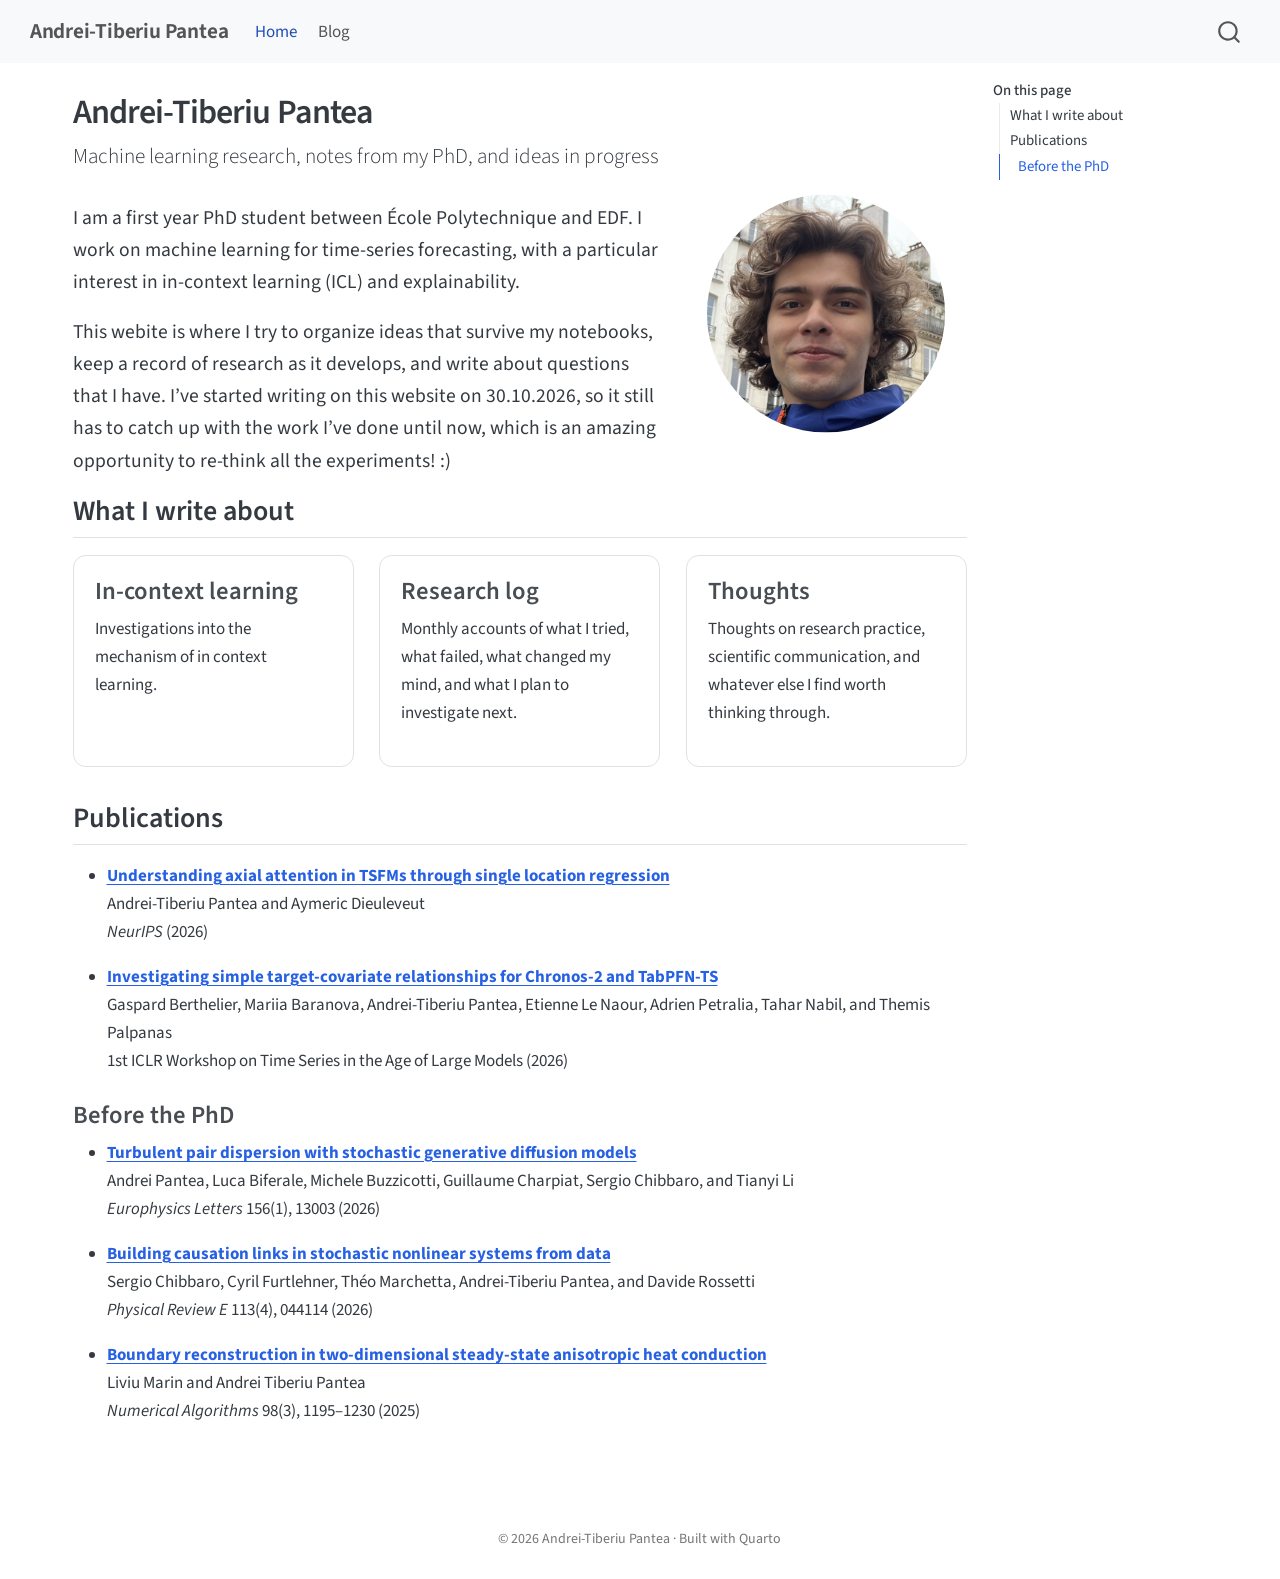
<file: index.html>
<!DOCTYPE html>
<html xmlns="http://www.w3.org/1999/xhtml" lang="en" xml:lang="en"><head>

<meta charset="utf-8">
<meta name="generator" content="quarto-1.10.19">

<meta name="viewport" content="width=device-width, initial-scale=1.0, user-scalable=yes">


<title>Andrei-Tiberiu Pantea</title>
<style>
/* Default styles provided by pandoc.
** See https://pandoc.org/MANUAL.html#variables-for-html for config info.
*/
span.smallcaps{font-variant: small-caps;}
div.columns{display: flex; gap: 1.5em;}
div.column{flex: auto;}
@media screen {
div.columns{gap: min(4vw, 1.5em);}
div.column{overflow-x: auto;}
}
div.hanging-indent{margin-left: 1.5em; text-indent: -1.5em;}
ul.task-list{list-style: none;}
ul.task-list li input[type="checkbox"] {
  width: 0.8em;
  margin: 0 0.8em 0.2em -1em; /* quarto-specific, see https://github.com/quarto-dev/quarto-cli/issues/4556 */ 
  vertical-align: middle;
}
</style>


<script src="site_libs/quarto-nav/quarto-nav.js"></script>
<script src="site_libs/quarto-nav/headroom.min.js"></script>
<script src="site_libs/clipboard/clipboard.min.js"></script>
<script src="site_libs/quarto-search/autocomplete.umd.js"></script>
<script src="site_libs/quarto-search/fuse.min.js"></script>
<script src="site_libs/quarto-search/quarto-search.js"></script>
<meta name="quarto:offset" content="./">
<script src="site_libs/quarto-html/quarto.js" type="module"></script>
<script src="site_libs/quarto-html/tabsets/tabsets.js" type="module"></script>
<script src="site_libs/quarto-html/popper.min.js"></script>
<script src="site_libs/quarto-html/tippy.umd.min.js"></script>
<script src="site_libs/quarto-html/anchor.min.js"></script>
<link href="site_libs/quarto-html/tippy.css" rel="stylesheet">
<link href="site_libs/quarto-html/quarto-syntax-highlighting-bf27225e3a48a9273f3daa8f8e829971.css" rel="stylesheet" id="quarto-text-highlighting-styles">
<script src="site_libs/bootstrap/bootstrap.min.js"></script>
<link href="site_libs/bootstrap/bootstrap-icons.css" rel="stylesheet">
<link href="site_libs/bootstrap/bootstrap-445b8638c3d06994fee0907d791121c4.min.css" rel="stylesheet" append-hash="true" id="quarto-bootstrap" data-mode="light">
<script id="quarto-search-options" type="application/json">{
  "location": "navbar",
  "copy-button": false,
  "collapse-after": 3,
  "panel-placement": "end",
  "type": "overlay",
  "limit": 50,
  "keyboard-shortcut": [
    "f",
    "/",
    "s"
  ],
  "show-item-context": false,
  "language": {
    "search-no-results-text": "No results",
    "search-matching-documents-text": "matching documents",
    "search-copy-link-title": "Copy link to search",
    "search-hide-matches-text": "Hide additional matches",
    "search-more-match-text": "more match in this document",
    "search-more-matches-text": "more matches in this document",
    "search-clear-button-title": "Clear",
    "search-text-placeholder": "",
    "search-detached-cancel-button-title": "Cancel",
    "search-submit-button-title": "Submit",
    "search-label": "Search"
  }
}</script>


<link rel="stylesheet" href="styles.css">
</head>

<body class="nav-fixed quarto-light">

<div id="quarto-search-results"></div>
  <header id="quarto-header" class="headroom fixed-top">
    <nav class="navbar navbar-expand-lg " data-bs-theme="dark">
      <div class="navbar-container container-fluid">
      <div class="navbar-brand-container mx-auto">
    <a class="navbar-brand" href="./index.html">
    <span class="navbar-title">Andrei-Tiberiu Pantea</span>
    </a>
  </div>
            <div id="quarto-search" class="" title="Search"></div>
          <button class="navbar-toggler" type="button" data-bs-toggle="collapse" data-bs-target="#navbarCollapse" aria-controls="navbarCollapse" role="menu" aria-expanded="false" aria-label="Toggle navigation" onclick="if (window.quartoToggleHeadroom) { window.quartoToggleHeadroom(); }">
  <span class="navbar-toggler-icon"></span>
</button>
          <div class="collapse navbar-collapse" id="navbarCollapse">
            <ul class="navbar-nav navbar-nav-scroll me-auto">
  <li class="nav-item">
    <a class="nav-link active" href="./index.html" aria-current="page"> 
<span class="menu-text">Home</span></a>
  </li>  
  <li class="nav-item">
    <a class="nav-link" href="./blog.html"> 
<span class="menu-text">Blog</span></a>
  </li>  
</ul>
          </div> <!-- /navcollapse -->
            <div class="quarto-navbar-tools">
</div>
      </div> <!-- /container-fluid -->
    </nav>
</header>
<!-- content -->
<div id="quarto-content" class="quarto-container page-columns page-rows-contents page-layout-full page-navbar">
<!-- sidebar -->
<!-- margin-sidebar -->
    <div id="quarto-margin-sidebar" class="sidebar margin-sidebar">
        <nav id="TOC" role="doc-toc" class="toc-active">
    <h2 id="toc-title">On this page</h2>
   
  <ul>
  <li><a href="#what-i-write-about" id="toc-what-i-write-about" class="nav-link active" data-scroll-target="#what-i-write-about">What I write about</a></li>
  <li><a href="#publications" id="toc-publications" class="nav-link" data-scroll-target="#publications">Publications</a>
  <ul class="collapse">
  <li><a href="#before-the-phd" id="toc-before-the-phd" class="nav-link" data-scroll-target="#before-the-phd">Before the PhD</a></li>
  </ul></li>
  </ul>
</nav>
    </div>
<!-- main -->
<main class="content column-page-left" id="quarto-document-content">

<header id="title-block-header" class="quarto-title-block default">
<div class="quarto-title">
<h1 class="title">Andrei-Tiberiu Pantea</h1>
<p class="subtitle lead">Machine learning research, notes from my PhD, and ideas in progress</p>
</div>



<div class="quarto-title-meta column-page-left">

    
  
    
  </div>
  


</header>


<div class="grid home-hero">
<div class="g-col-12 g-col-md-8">
<div class="home-intro">
<p>I am a first year PhD student between École Polytechnique and EDF. I work on machine learning for time-series forecasting, with a particular interest in in-context learning (ICL) and explainability.</p>
<p>This webite is where I try to organize ideas that survive my notebooks, keep a record of research as it develops, and write about questions that I have. I’ve started writing on this website on 30.10.2026, so it still has to catch up with the work I’ve done until now, which is an amazing opportunity to re-think all the experiments! :)</p>
</div>
</div>
<div class="g-col-12 g-col-md-4">
<p><img src="images/profile.jpeg" class="profile-photo img-fluid" alt="Portrait of Andrei-Tiberiu Pantea"></p>
</div>
</div>
<section id="what-i-write-about" class="level2">
<h2 class="anchored" data-anchor-id="what-i-write-about">What I write about</h2>
<div class="grid">
<div class="g-col-12 g-col-md-4">
<section id="in-context-learning" class="level3 topic-card">
<h3 class="anchored" data-anchor-id="in-context-learning">In-context learning</h3>
<p>Investigations into the mechanism of in context learning.</p>
</section>
</div>
<div class="g-col-12 g-col-md-4">
<section id="research-log" class="level3 topic-card">
<h3 class="anchored" data-anchor-id="research-log">Research log</h3>
<p>Monthly accounts of what I tried, what failed, what changed my mind, and what I plan to investigate next.</p>
</section>
</div>
<div class="g-col-12 g-col-md-4">
<section id="thoughts" class="level3 topic-card">
<h3 class="anchored" data-anchor-id="thoughts">Thoughts</h3>
<p>Thoughts on research practice, scientific communication, and whatever else I find worth thinking through.</p>
</section>
</div>
</div>
</section>
<section id="publications" class="level2">
<h2 class="anchored" data-anchor-id="publications">Publications</h2>
<ul>
<li><p><a href="https://arxiv.org/abs/2610.40188"><strong>Understanding axial attention in TSFMs through single location regression</strong></a><br>
Andrei-Tiberiu Pantea and Aymeric Dieuleveut<br>
<em>NeurIPS</em> (2026)</p></li>
<li><p><a href="https://openreview.net/forum?id=H8p5Yc0c3W"><strong>Investigating simple target-covariate relationships for Chronos-2 and TabPFN-TS</strong></a><br>
Gaspard Berthelier, Mariia Baranova, Andrei-Tiberiu Pantea, Etienne Le Naour, Adrien Petralia, Tahar Nabil, and Themis Palpanas<br>
1st ICLR Workshop on Time Series in the Age of Large Models (2026)</p></li>
</ul>
<section id="before-the-phd" class="level3">
<h3 class="anchored" data-anchor-id="before-the-phd">Before the PhD</h3>
<ul>
<li><p><a href="https://doi.org/10.1209/0295-5075/ae943c"><strong>Turbulent pair dispersion with stochastic generative diffusion models</strong></a><br>
Andrei Pantea, Luca Biferale, Michele Buzzicotti, Guillaume Charpiat, Sergio Chibbaro, and Tianyi Li<br>
<em>Europhysics Letters</em> 156(1), 13003 (2026)</p></li>
<li><p><a href="https://doi.org/10.1103/kdyd-tc6n"><strong>Building causation links in stochastic nonlinear systems from data</strong></a><br>
Sergio Chibbaro, Cyril Furtlehner, Théo Marchetta, Andrei-Tiberiu Pantea, and Davide Rossetti<br>
<em>Physical Review E</em> 113(4), 044114 (2026)</p></li>
<li><p><a href="https://doi.org/10.1007/s11075-024-01831-x"><strong>Boundary reconstruction in two-dimensional steady-state anisotropic heat conduction</strong></a><br>
Liviu Marin and Andrei Tiberiu Pantea<br>
<em>Numerical Algorithms</em> 98(3), 1195–1230 (2025)</p></li>
</ul>


</section>
</section>

</main> <!-- /main -->
<script id="quarto-html-after-body" type="application/javascript">
  window.document.addEventListener("DOMContentLoaded", function (event) {
    const icon = "";
    const anchorJS = new window.AnchorJS();
    anchorJS.options = {
      placement: 'right',
      icon: icon
    };
    anchorJS.add('.anchored');
    const isCodeAnnotation = (el) => {
      for (const clz of el.classList) {
        if (clz.startsWith('code-annotation-')) {                     
          return true;
        }
      }
      return false;
    }
    const onCopySuccess = function(e) {
      // button target
      const button = e.trigger;
      // don't keep focus
      button.blur();
      // flash "checked"
      button.classList.add('code-copy-button-checked');
      var currentTitle = button.getAttribute("title");
      button.setAttribute("title", "Copied!");
      let tooltip;
      if (window.bootstrap) {
        button.setAttribute("data-bs-toggle", "tooltip");
        button.setAttribute("data-bs-placement", "left");
        button.setAttribute("data-bs-title", "Copied!");
        tooltip = new bootstrap.Tooltip(button, 
          { trigger: "manual", 
            customClass: "code-copy-button-tooltip",
            offset: [0, -8]});
        tooltip.show();    
      }
      setTimeout(function() {
        if (tooltip) {
          tooltip.hide();
          button.removeAttribute("data-bs-title");
          button.removeAttribute("data-bs-toggle");
          button.removeAttribute("data-bs-placement");
        }
        button.setAttribute("title", currentTitle);
        button.classList.remove('code-copy-button-checked');
      }, 1000);
      // clear code selection
      e.clearSelection();
    }
    const getTextToCopy = function(trigger) {
      const outerScaffold = trigger.parentElement.cloneNode(true);
      const codeEl = outerScaffold.querySelector('code');
      for (const childEl of codeEl.children) {
        if (isCodeAnnotation(childEl)) {
          childEl.remove();
        }
      }
      return codeEl.innerText;
    }
    const clipboard = new window.ClipboardJS('.code-copy-button:not([data-in-quarto-modal])', {
      text: getTextToCopy
    });
    clipboard.on('success', onCopySuccess);
    if (window.document.getElementById('quarto-embedded-source-code-modal')) {
      const clipboardModal = new window.ClipboardJS('.code-copy-button[data-in-quarto-modal]', {
        text: getTextToCopy,
        container: window.document.getElementById('quarto-embedded-source-code-modal')
      });
      clipboardModal.on('success', onCopySuccess);
    }
      var localhostRegex = new RegExp(/^(?:http|https):\/\/localhost\:?[0-9]*\//);
      var mailtoRegex = new RegExp(/^mailto:/);
        var filterRegex = new RegExp('/' + window.location.host + '/');
      var isInternal = (href) => {
          return filterRegex.test(href) || localhostRegex.test(href) || mailtoRegex.test(href);
      }
      // Inspect non-navigation links and adorn them if external
     var links = window.document.querySelectorAll('a[href]:not(.nav-link):not(.navbar-brand):not(.toc-action):not(.sidebar-link):not(.sidebar-item-toggle):not(.pagination-link):not(.no-external):not([aria-hidden]):not(.dropdown-item):not(.quarto-navigation-tool):not(.about-link)');
      for (var i=0; i<links.length; i++) {
        const link = links[i];
        if (!isInternal(link.href)) {
          // undo the damage that might have been done by quarto-nav.js in the case of
          // links that we want to consider external
          if (link.dataset.originalHref !== undefined) {
            link.href = link.dataset.originalHref;
          }
        }
      }
    function tippyHover(el, contentFn, onTriggerFn, onUntriggerFn) {
      const config = {
        allowHTML: true,
        maxWidth: 500,
        delay: 100,
        arrow: false,
        appendTo: function(el) {
            return el.parentElement;
        },
        interactive: true,
        interactiveBorder: 10,
        theme: 'quarto',
        placement: 'bottom-start',
      };
      if (contentFn) {
        config.content = contentFn;
      }
      if (onTriggerFn) {
        config.onTrigger = onTriggerFn;
      }
      if (onUntriggerFn) {
        config.onUntrigger = onUntriggerFn;
      }
      window.tippy(el, config); 
    }
    const noterefs = window.document.querySelectorAll('a[role="doc-noteref"]');
    for (var i=0; i<noterefs.length; i++) {
      const ref = noterefs[i];
      tippyHover(ref, function() {
        // use id or data attribute instead here
        let href = ref.getAttribute('data-footnote-href') || ref.getAttribute('href');
        try { href = new URL(href).hash; } catch {}
        const id = href.replace(/^#\/?/, "");
        const note = window.document.getElementById(id);
        if (note) {
          return note.innerHTML;
        } else {
          return "";
        }
      });
    }
    const xrefs = window.document.querySelectorAll('a.quarto-xref');
    const processXRef = (id, note) => {
      // Strip column container classes
      const stripColumnClz = (el) => {
        el.classList.remove("page-full", "page-columns");
        if (el.children) {
          for (const child of el.children) {
            stripColumnClz(child);
          }
        }
      }
      stripColumnClz(note)
      if (id === null || id.startsWith('sec-')) {
        // Special case sections, only their first couple elements
        const container = document.createElement("div");
        if (note.children && note.children.length > 2) {
          container.appendChild(note.children[0].cloneNode(true));
          for (let i = 1; i < note.children.length; i++) {
            const child = note.children[i];
            if (child.tagName === "P" && child.innerText === "") {
              continue;
            } else {
              container.appendChild(child.cloneNode(true));
              break;
            }
          }
          if (window.Quarto?.typesetMath) {
            window.Quarto.typesetMath(container);
          }
          return container.innerHTML
        } else {
          if (window.Quarto?.typesetMath) {
            window.Quarto.typesetMath(note);
          }
          return note.innerHTML;
        }
      } else {
        // Remove any anchor links if they are present
        const anchorLink = note.querySelector('a.anchorjs-link');
        if (anchorLink) {
          anchorLink.remove();
        }
        if (window.Quarto?.typesetMath) {
          window.Quarto.typesetMath(note);
        }
        if (note.classList.contains("callout")) {
          return note.outerHTML;
        } else {
          return note.innerHTML;
        }
      }
    }
    for (var i=0; i<xrefs.length; i++) {
      const xref = xrefs[i];
      tippyHover(xref, undefined, function(instance) {
        instance.disable();
        let url = xref.getAttribute('href');
        let hash = undefined; 
        if (url.startsWith('#')) {
          hash = url;
        } else {
          try { hash = new URL(url).hash; } catch {}
        }
        if (hash) {
          const id = hash.replace(/^#\/?/, "");
          const note = window.document.getElementById(id);
          if (note !== null) {
            try {
              const html = processXRef(id, note.cloneNode(true));
              instance.setContent(html);
            } finally {
              instance.enable();
              instance.show();
            }
          } else {
            // See if we can fetch this
            fetch(url.split('#')[0])
            .then(res => res.text())
            .then(html => {
              const parser = new DOMParser();
              const htmlDoc = parser.parseFromString(html, "text/html");
              const note = htmlDoc.getElementById(id);
              if (note !== null) {
                const html = processXRef(id, note);
                instance.setContent(html);
              } 
            }).finally(() => {
              instance.enable();
              instance.show();
            });
          }
        } else {
          // See if we can fetch a full url (with no hash to target)
          // This is a special case and we should probably do some content thinning / targeting
          fetch(url)
          .then(res => res.text())
          .then(html => {
            const parser = new DOMParser();
            const htmlDoc = parser.parseFromString(html, "text/html");
            const note = htmlDoc.querySelector('main.content');
            if (note !== null) {
              // This should only happen for chapter cross references
              // (since there is no id in the URL)
              // remove the first header
              if (note.children.length > 0 && note.children[0].tagName === "HEADER") {
                note.children[0].remove();
              }
              const html = processXRef(null, note);
              instance.setContent(html);
            } 
          }).finally(() => {
            instance.enable();
            instance.show();
          });
        }
      }, function(instance) {
      });
    }
        let selectedAnnoteEl;
        const selectorForAnnotation = ( cell, annotation) => {
          let cellAttr = 'data-code-cell="' + cell + '"';
          let lineAttr = 'data-code-annotation="' +  annotation + '"';
          const selector = 'span[' + cellAttr + '][' + lineAttr + ']';
          return selector;
        }
        const selectCodeLines = (annoteEl) => {
          const doc = window.document;
          const targetCell = annoteEl.getAttribute("data-target-cell");
          const targetAnnotation = annoteEl.getAttribute("data-target-annotation");
          const annoteSpan = window.document.querySelector(selectorForAnnotation(targetCell, targetAnnotation));
          const lines = annoteSpan.getAttribute("data-code-lines").split(",");
          const lineIds = lines.map((line) => {
            return targetCell + "-" + line;
          })
          let top = null;
          let height = null;
          let parent = null;
          if (lineIds.length > 0) {
              //compute the position of the single el (top and bottom and make a div)
              const el = window.document.getElementById(lineIds[0]);
              top = el.offsetTop;
              height = el.offsetHeight;
              parent = el.parentElement.parentElement;
            if (lineIds.length > 1) {
              const lastEl = window.document.getElementById(lineIds[lineIds.length - 1]);
              const bottom = lastEl.offsetTop + lastEl.offsetHeight;
              height = bottom - top;
            }
            if (top !== null && height !== null && parent !== null) {
              // cook up a div (if necessary) and position it 
              let div = window.document.getElementById("code-annotation-line-highlight");
              if (div === null) {
                div = window.document.createElement("div");
                div.setAttribute("id", "code-annotation-line-highlight");
                div.style.position = 'absolute';
                parent.appendChild(div);
              }
              div.style.top = top - 2 + "px";
              div.style.height = height + 4 + "px";
              div.style.left = 0;
              let gutterDiv = window.document.getElementById("code-annotation-line-highlight-gutter");
              if (gutterDiv === null) {
                gutterDiv = window.document.createElement("div");
                gutterDiv.setAttribute("id", "code-annotation-line-highlight-gutter");
                gutterDiv.style.position = 'absolute';
                const codeCell = window.document.getElementById(targetCell);
                const gutter = codeCell.querySelector('.code-annotation-gutter');
                gutter.appendChild(gutterDiv);
              }
              gutterDiv.style.top = top - 2 + "px";
              gutterDiv.style.height = height + 4 + "px";
            }
            selectedAnnoteEl = annoteEl;
          }
        };
        const unselectCodeLines = () => {
          const elementsIds = ["code-annotation-line-highlight", "code-annotation-line-highlight-gutter"];
          elementsIds.forEach((elId) => {
            const div = window.document.getElementById(elId);
            if (div) {
              div.remove();
            }
          });
          selectedAnnoteEl = undefined;
        };
          // Handle positioning of the toggle
      window.addEventListener(
        "resize",
        throttle(() => {
          elRect = undefined;
          if (selectedAnnoteEl) {
            selectCodeLines(selectedAnnoteEl);
          }
        }, 10)
      );
      function throttle(fn, ms) {
      let throttle = false;
      let timer;
        return (...args) => {
          if(!throttle) { // first call gets through
              fn.apply(this, args);
              throttle = true;
          } else { // all the others get throttled
              if(timer) clearTimeout(timer); // cancel #2
              timer = setTimeout(() => {
                fn.apply(this, args);
                timer = throttle = false;
              }, ms);
          }
        };
      }
        // Attach click handler to the DT
        const annoteDls = window.document.querySelectorAll('dt[data-target-cell]');
        for (const annoteDlNode of annoteDls) {
          annoteDlNode.addEventListener('click', (event) => {
            const clickedEl = event.target;
            if (clickedEl !== selectedAnnoteEl) {
              unselectCodeLines();
              const activeEl = window.document.querySelector('dt[data-target-cell].code-annotation-active');
              if (activeEl) {
                activeEl.classList.remove('code-annotation-active');
              }
              selectCodeLines(clickedEl);
              clickedEl.classList.add('code-annotation-active');
            } else {
              // Unselect the line
              unselectCodeLines();
              clickedEl.classList.remove('code-annotation-active');
            }
          });
        }
    const findCites = (el) => {
      const parentEl = el.parentElement;
      if (parentEl) {
        const cites = parentEl.dataset.cites;
        if (cites) {
          return {
            el,
            cites: cites.split(' ')
          };
        } else {
          return findCites(el.parentElement)
        }
      } else {
        return undefined;
      }
    };
    var bibliorefs = window.document.querySelectorAll('a[role="doc-biblioref"]');
    for (var i=0; i<bibliorefs.length; i++) {
      const ref = bibliorefs[i];
      const citeInfo = findCites(ref);
      if (citeInfo) {
        tippyHover(citeInfo.el, function() {
          var popup = window.document.createElement('div');
          citeInfo.cites.forEach(function(cite) {
            var citeDiv = window.document.createElement('div');
            citeDiv.classList.add('hanging-indent');
            citeDiv.classList.add('csl-entry');
            var biblioDiv = window.document.getElementById('ref-' + cite);
            if (biblioDiv) {
              citeDiv.innerHTML = biblioDiv.innerHTML;
            }
            popup.appendChild(citeDiv);
          });
          return popup.innerHTML;
        });
      }
    }
  });
  </script>
</div> <!-- /content -->
<footer class="footer">
  <div class="nav-footer">
    <div class="nav-footer-left">
      &nbsp;
    </div>   
    <div class="nav-footer-center">
<p>© 2026 Andrei-Tiberiu Pantea · Built with Quarto</p>
</div>
    <div class="nav-footer-right">
      &nbsp;
    </div>
  </div>
</footer>




</body></html>
</file>
<file: site_libs/quarto-html/tippy.css>
.tippy-box[data-animation=fade][data-state=hidden]{opacity:0}[data-tippy-root]{max-width:calc(100vw - 10px)}.tippy-box{position:relative;background-color:#333;color:#fff;border-radius:4px;font-size:14px;line-height:1.4;white-space:normal;outline:0;transition-property:transform,visibility,opacity}.tippy-box[data-placement^=top]>.tippy-arrow{bottom:0}.tippy-box[data-placement^=top]>.tippy-arrow:before{bottom:-7px;left:0;border-width:8px 8px 0;border-top-color:initial;transform-origin:center top}.tippy-box[data-placement^=bottom]>.tippy-arrow{top:0}.tippy-box[data-placement^=bottom]>.tippy-arrow:before{top:-7px;left:0;border-width:0 8px 8px;border-bottom-color:initial;transform-origin:center bottom}.tippy-box[data-placement^=left]>.tippy-arrow{right:0}.tippy-box[data-placement^=left]>.tippy-arrow:before{border-width:8px 0 8px 8px;border-left-color:initial;right:-7px;transform-origin:center left}.tippy-box[data-placement^=right]>.tippy-arrow{left:0}.tippy-box[data-placement^=right]>.tippy-arrow:before{left:-7px;border-width:8px 8px 8px 0;border-right-color:initial;transform-origin:center right}.tippy-box[data-inertia][data-state=visible]{transition-timing-function:cubic-bezier(.54,1.5,.38,1.11)}.tippy-arrow{width:16px;height:16px;color:#333}.tippy-arrow:before{content:"";position:absolute;border-color:transparent;border-style:solid}.tippy-content{position:relative;padding:5px 9px;z-index:1}
</file>
<file: site_libs/quarto-html/quarto-syntax-highlighting-bf27225e3a48a9273f3daa8f8e829971.css>
/* quarto syntax highlight colors */
:root {
  --quarto-hl-ot-color: #003B4F;
  --quarto-hl-at-color: #657422;
  --quarto-hl-ss-color: #20794D;
  --quarto-hl-an-color: #5E5E5E;
  --quarto-hl-fu-color: #4758AB;
  --quarto-hl-st-color: #20794D;
  --quarto-hl-cf-color: #003B4F;
  --quarto-hl-op-color: #5E5E5E;
  --quarto-hl-er-color: #AD0000;
  --quarto-hl-bn-color: #AD0000;
  --quarto-hl-al-color: #AD0000;
  --quarto-hl-va-color: #111111;
  --quarto-hl-bu-color: inherit;
  --quarto-hl-ex-color: inherit;
  --quarto-hl-pp-color: #AD0000;
  --quarto-hl-in-color: #5E5E5E;
  --quarto-hl-vs-color: #20794D;
  --quarto-hl-wa-color: #5E5E5E;
  --quarto-hl-do-color: #5E5E5E;
  --quarto-hl-im-color: #00769E;
  --quarto-hl-ch-color: #20794D;
  --quarto-hl-dt-color: #AD0000;
  --quarto-hl-fl-color: #AD0000;
  --quarto-hl-co-color: #5E5E5E;
  --quarto-hl-cv-color: #5E5E5E;
  --quarto-hl-cn-color: #8f5902;
  --quarto-hl-sc-color: #5E5E5E;
  --quarto-hl-dv-color: #AD0000;
  --quarto-hl-kw-color: #003B4F;
}

/* other quarto variables */
:root {
  --quarto-font-monospace: SFMono-Regular, Menlo, Monaco, Consolas, "Liberation Mono", "Courier New", monospace;
}

/* syntax highlight based on Pandoc's rules */
pre > code.sourceCode > span {
  color: #003B4F;
}

code.sourceCode > span {
  color: #003B4F;
}

div.sourceCode,
div.sourceCode pre.sourceCode {
  color: #003B4F;
}

/* Normal */
code span {
  color: #003B4F;
}

/* Alert */
code span.al {
  color: #AD0000;
  font-style: inherit;
}

/* Annotation */
code span.an {
  color: #5E5E5E;
  font-style: inherit;
}

/* Attribute */
code span.at {
  color: #657422;
  font-style: inherit;
}

/* BaseN */
code span.bn {
  color: #AD0000;
  font-style: inherit;
}

/* BuiltIn */
code span.bu {
  font-style: inherit;
}

/* ControlFlow */
code span.cf {
  color: #003B4F;
  font-weight: bold;
  font-style: inherit;
}

/* Char */
code span.ch {
  color: #20794D;
  font-style: inherit;
}

/* Constant */
code span.cn {
  color: #8f5902;
  font-style: inherit;
}

/* Comment */
code span.co {
  color: #5E5E5E;
  font-style: inherit;
}

/* CommentVar */
code span.cv {
  color: #5E5E5E;
  font-style: italic;
}

/* Documentation */
code span.do {
  color: #5E5E5E;
  font-style: italic;
}

/* DataType */
code span.dt {
  color: #AD0000;
  font-style: inherit;
}

/* DecVal */
code span.dv {
  color: #AD0000;
  font-style: inherit;
}

/* Error */
code span.er {
  color: #AD0000;
  font-style: inherit;
}

/* Extension */
code span.ex {
  font-style: inherit;
}

/* Float */
code span.fl {
  color: #AD0000;
  font-style: inherit;
}

/* Function */
code span.fu {
  color: #4758AB;
  font-style: inherit;
}

/* Import */
code span.im {
  color: #00769E;
  font-style: inherit;
}

/* Information */
code span.in {
  color: #5E5E5E;
  font-style: inherit;
}

/* Keyword */
code span.kw {
  color: #003B4F;
  font-weight: bold;
  font-style: inherit;
}

/* Operator */
code span.op {
  color: #5E5E5E;
  font-style: inherit;
}

/* Other */
code span.ot {
  color: #003B4F;
  font-style: inherit;
}

/* Preprocessor */
code span.pp {
  color: #AD0000;
  font-style: inherit;
}

/* SpecialChar */
code span.sc {
  color: #5E5E5E;
  font-style: inherit;
}

/* SpecialString */
code span.ss {
  color: #20794D;
  font-style: inherit;
}

/* String */
code span.st {
  color: #20794D;
  font-style: inherit;
}

/* Variable */
code span.va {
  color: #111111;
  font-style: inherit;
}

/* VerbatimString */
code span.vs {
  color: #20794D;
  font-style: inherit;
}

/* Warning */
code span.wa {
  color: #5E5E5E;
  font-style: italic;
}

.prevent-inlining {
  content: "</";
}

/*# sourceMappingURL=8be38f48d34c45af72792cbd699585e7.css.map */
</file>
<file: styles.css>
:root {
  --site-card-radius: 0.75rem;
}

body {
  line-height: 1.65;
}

.navbar-brand {
  font-weight: 650;
  letter-spacing: -0.01em;
}

.quarto-title .title {
  letter-spacing: -0.025em;
}

.home-intro {
  max-width: 48rem;
  font-size: 1.15rem;
}

.home-hero {
  align-items: center;
}

.profile-photo {
  display: block;
  width: min(100%, 14rem);
  aspect-ratio: 1;
  object-fit: cover;
  border-radius: 50%;
  margin-inline: auto;
}

.topic-card {
  height: 100%;
  padding: 1.25rem;
  border: 1px solid var(--bs-border-color);
  border-radius: var(--site-card-radius);
  background: var(--bs-body-bg);
}

.topic-card h3 {
  margin-top: 0;
}

@media (min-width: 768px) {
  .profile-photo {
    transform: translateY(-1.5rem);
  }
}

@media (max-width: 767.98px) {
  .home-intro {
    font-size: 1.05rem;
  }
}
</file>
